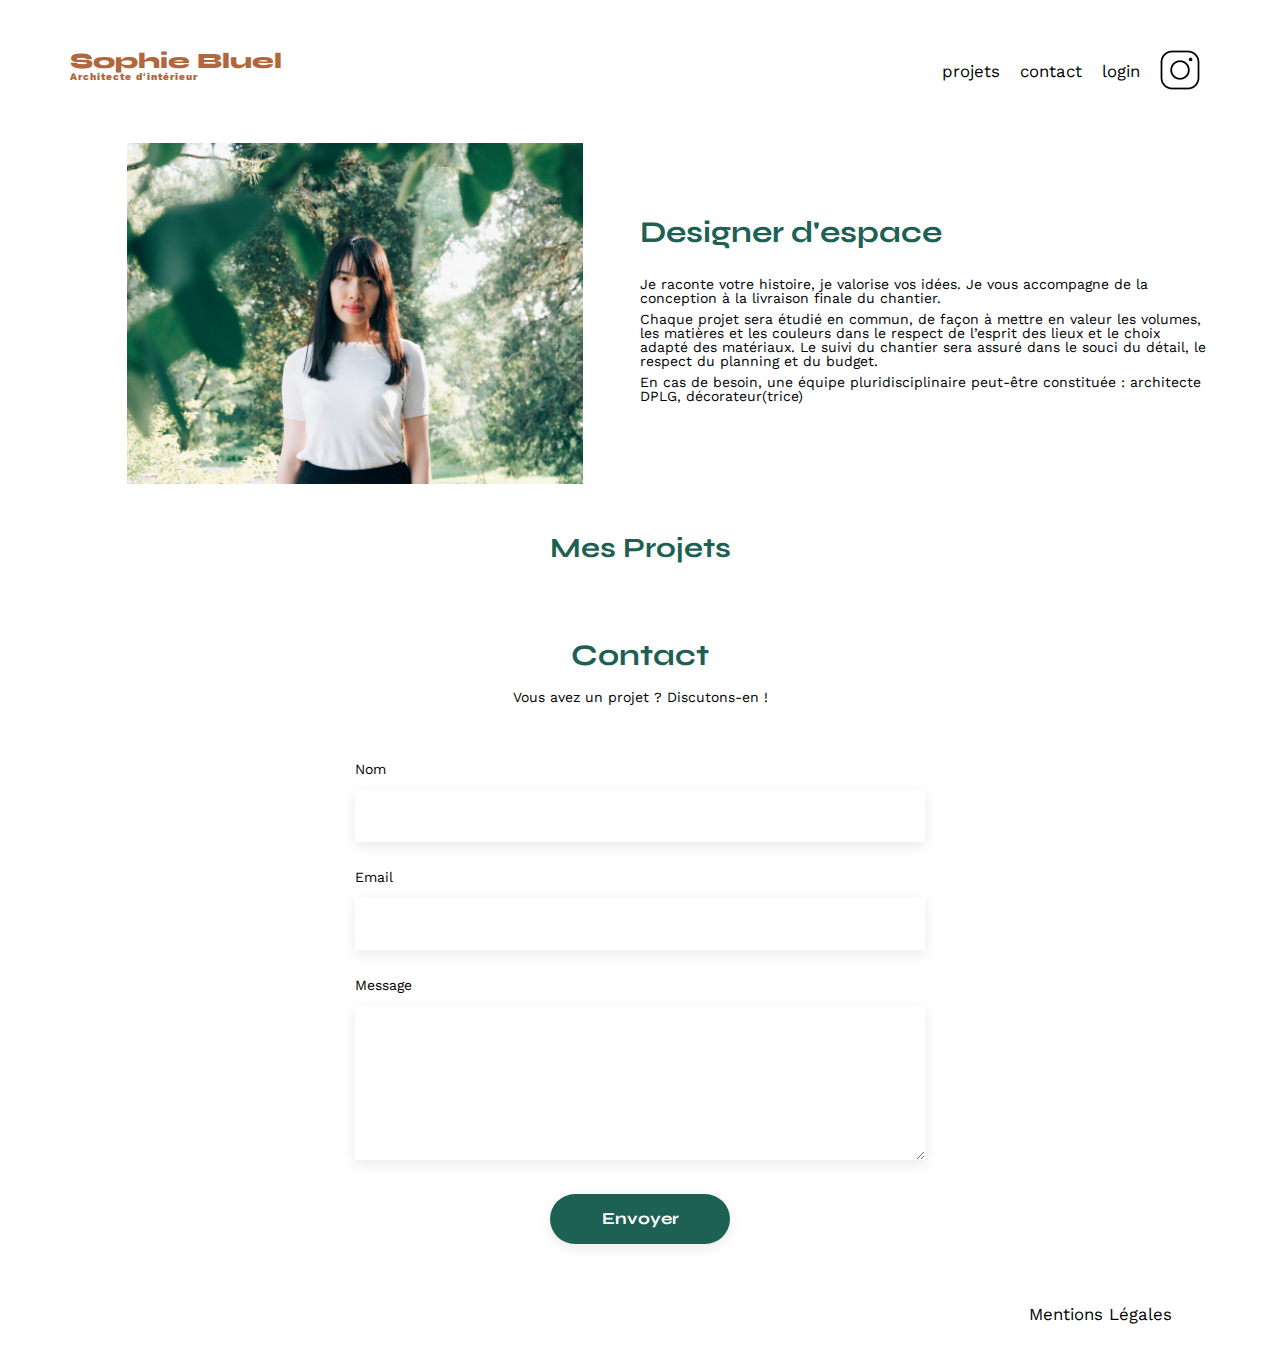
<file: FrontEnd/index.html>
<!DOCTYPE html>
<html lang="fr">
<head>
	<meta charset="UTF-8">
	<title>Sophie Bluel - Architecte d'intérieur</title>
	<meta name="viewport" content="width=device-width, initial-scale=1.0">
	<link rel="stylesheet" href="https://cdnjs.cloudflare.com/ajax/libs/font-awesome/6.0.0-beta3/css/all.min.css">
	<link rel="preconnect" href="https://fonts.googleapis.com">
	<link rel="preconnect" href="https://fonts.gstatic.com" crossorigin>
	<link href="https://fonts.googleapis.com/css2?family=Syne:wght@700;800&family=Work+Sans&display=swap" rel="stylesheet">
	<meta name="description" content="">
	<link rel="stylesheet" href="./assets/css/index.css">
</head>
<body>
<header>
	<div id="edition-mod">
		<i class="fa-regular fa-pen-to-square"></i>
		<p>Mode édition</p>
	</div>
	<div class="header-container">
		<h1>Sophie Bluel <span>Architecte d'intérieur</span></h1>
		<nav>
			<ul>
				<li>projets</li>
				<li>contact</li>
				<li id="login">login</li>
				<li><img src="./assets/icons/instagram.png" alt="Instagram"></li>
			</ul>
		</nav>
	</div>
</header>
<main>
	<section id="introduction">
		<figure>
			<img src="./assets/images/sophie-bluel.png" alt="">
		</figure>
		<article>
			<h2>Designer d'espace</h2>
			<p>Je raconte votre histoire, je valorise vos idées. Je vous accompagne de la conception à la livraison finale du chantier.</p>
			<p>Chaque projet sera étudié en commun, de façon à mettre en valeur les volumes, les matières et les couleurs dans le respect de l’esprit des lieux et le choix adapté des matériaux. Le suivi du chantier sera assuré dans le souci du détail, le respect du planning et du budget.</p>
			<p>En cas de besoin, une équipe pluridisciplinaire peut-être constituée : architecte DPLG, décorateur(trice)</p>
		</article>
	</section>

	<section id="portfolio">
		<div id="title-container">
			<h2>Mes Projets</h2>
			<div id="modifie-button">
				<i class="fa-regular fa-pen-to-square"></i>
				<p>modifier</p>
			</div>
		</div>
		<div class="filters"></div>
		<div class="gallery"></div>
	</section>
	<section id="contact">
		<h2>Contact</h2>
		<p>Vous avez un projet ? Discutons-en !</p>
		<form action="#" method="post">
			<label for="name">Nom</label>
			<input type="text" name="name" id="name">
			<label for="email">Email</label>
			<input type="email" name="email" id="email">
			<label for="message">Message</label>
			<textarea name="message" id="message" cols="30" rows="10"></textarea>
			<input type="submit" value="Envoyer">
		</form>
	</section>
</main>

<footer>
	<nav>
		<ul>
			<li>Mentions Légales</li>
		</ul>
	</nav>
</footer>
<script type="module" src="./assets/js/index.js"></script>
<script type="module" src="./assets/js/components/header.js"></script>

</body>
</html>
</file>
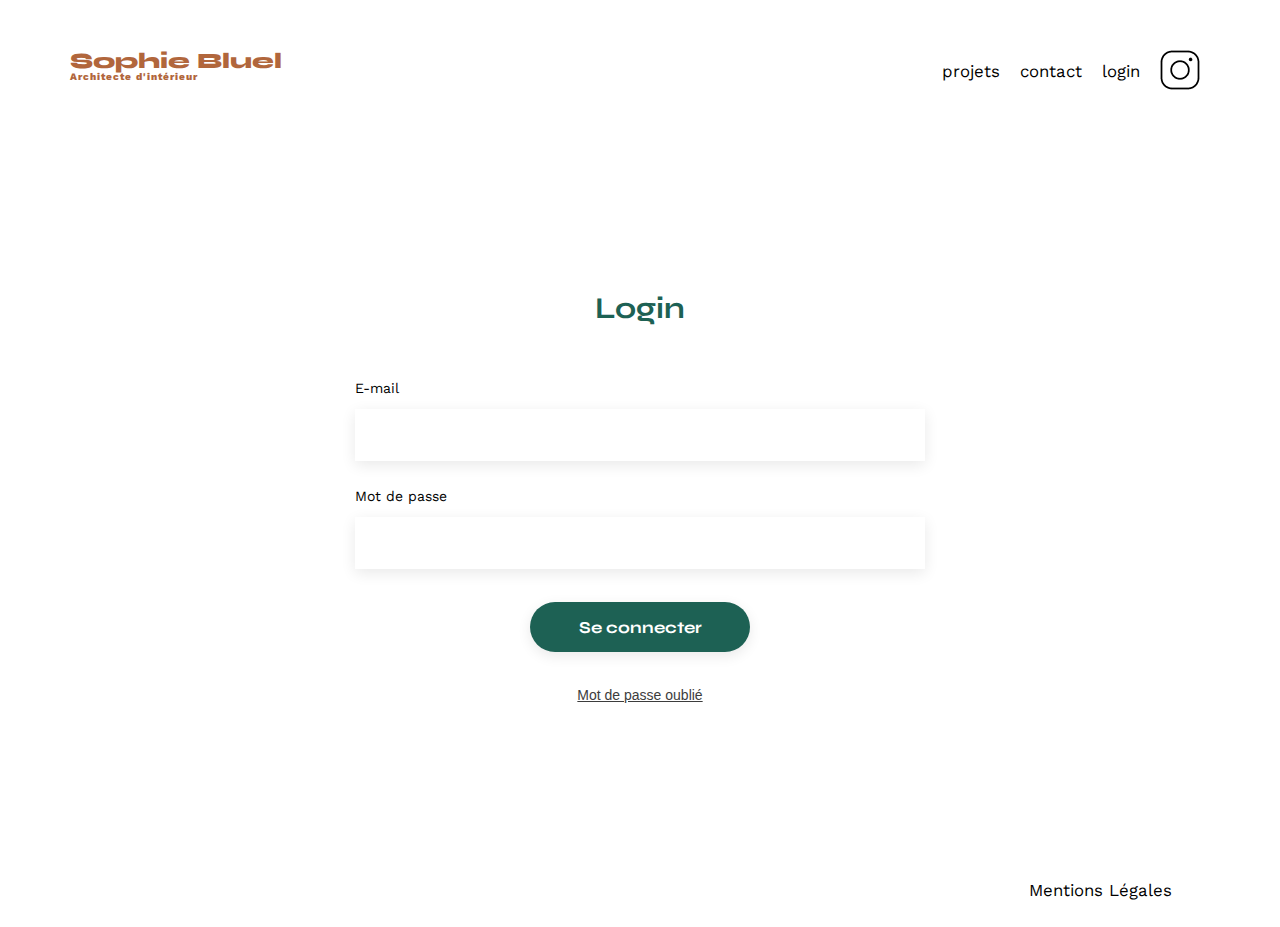
<file: FrontEnd/page/auth.html>
<!DOCTYPE html>
<html lang="fr">
<head>
	<meta charset="UTF-8">
	<title>Sophie Bluel - Architecte d'intérieur</title>
	<meta name="viewport" content="width=device-width, initial-scale=1.0">
	<link rel="preconnect" href="https://fonts.googleapis.com">
	<link rel="preconnect" href="https://fonts.gstatic.com" crossorigin>
	<link href="https://fonts.googleapis.com/css2?family=Syne:wght@700;800&family=Work+Sans&display=swap" rel="stylesheet">
	<meta name="description" content="">
	<link rel="stylesheet" href="./../assets/css/auth.css">
</head>
<body>
<header>
	<a href="./../index.html"><h1>Sophie Bluel <span>Architecte d'intérieur</span></h1><a href="./../index.html"></a>
	<nav>
		<ul>
			<li>projets</li>
			<li>contact</li>
			<li id="login fa-bold">login</li>
			<li><img src="./../assets/icons/instagram.png" alt="Instagram"></li>
		</ul>
	</nav>
</header>
<main>
    <section id="login-container">
        <h2 class="login-title">Login</h2>
		<h3 class="login-error"></h3>
        <form id="login-form">
            <label for="mail-input" class="login-label">E-mail</label>
            <input type="text" name="mail" id="login-mail">

            <label for="password-input" class="login-label">Mot de passe</label>
            <input type="password" name="password-input" id="login-password">

			<input type="submit" value="Se connecter">
            <button id="recovery-password">Mot de passe oublié</button>
        </form>
    </section>
</main>

<footer>
	<nav>
		<ul>
			<li>Mentions Légales</li>
		</ul>
	</nav>
</footer>
<script type="module" src="./../assets/js/auth.js"></script>
<script type="module" src="./../assets/js/components/header.js"></script>

</body>
</html>
</file>
<file: FrontEnd/assets/css/index.css>
/* http://meyerweb.com/eric/tools/css/reset/
   v2.0 | 20110126
   License: none (public domain)
*/

html, body, div, span, applet, object, iframe,
h1, h2, h3, h4, h5, h6, p, blockquote, pre,
a, abbr, acronym, address, big, cite, code,
del, dfn, em, img, ins, kbd, q, s, samp,
small, strike, strong, sub, sup, tt, var,
b, u, i, center,
dl, dt, dd, ol, ul, li,
fieldset, form, label, legend,
table, caption, tbody, tfoot, thead, tr, th, td,
article, aside, canvas, details, embed,
figure, figcaption, footer, header, hgroup,
menu, nav, output, ruby, section, summary,
time, mark, audio, video {
	margin: 0;
	padding: 0;
	border: 0;
	font-size: 100%;
	font: inherit;
	vertical-align: baseline;
}
/* HTML5 display-role reset for older browsers */
article, aside, details, figcaption, figure,
footer, header, hgroup, menu, nav, section {
	display: block;
}
body {
	line-height: 1;
}
ol, ul {
	list-style: none;
}
blockquote, q {
	quotes: none;
}
blockquote:before, blockquote:after,
q:before, q:after {
	content: '';
	content: none;
}
table {
	border-collapse: collapse;
	border-spacing: 0;
}
a{
	color: inherit;
    text-decoration: none;
}
/** end reset css**/
body {
	margin:auto;
	font-family: 'Work Sans' ;
	font-size: 14px;
}

header #edition-mod
{
	justify-content: center;
	align-items: center;
	display: flex;

	background-color: black;
	color: white;
	padding: 15px 0;
	width: 100%;
	gap: 5px;
}

header .header-container {
	max-width: 1140px;
	margin: auto;

	display: flex;
	justify-content: space-between;
	margin: 50px auto;
}

main, footer
{
	max-width: 1140px;
	margin:auto;
}

section {
	
	margin: 50px 0
}

h1{
	display: flex;
	flex-direction: column;
	font-family: 'Syne';
	font-size: 22px;
	font-weight: 800;
	color: #B1663C
}

h1 > span {
	font-family: 'Work Sans';
	font-size:10px;
	letter-spacing: 0.1em;
;
}

h2{
	font-family: 'Syne';
	font-weight: 700;
	font-size: 30px;
	color: #1D6154
}
nav ul {
	display: flex;
	align-items: center;
	list-style-type: none;

}
nav li {
	padding: 0 10px;
	font-size: 1.2em;
	cursor: pointer;
}

li:hover {
	color: #B1663C;
}
#introduction {
	display: flex;
	align-items: center;
}
#introduction figure {
	flex: 1
}
#introduction img {
	display: block;
	margin: auto;
	width: 80%;
}

#introduction article {
	flex: 1
}
#introduction h2 {
	margin-bottom: 1em;
}

#introduction p {
	margin-bottom: 0.5em;
}

#title-container {
    position: relative;
    text-align: center; /* centre le h2 */
    margin-top: 40px;
}

#title-container h2 {
    margin: 0;
    font-size: 2em;
    display: inline-block;
}

#modifie-button {
    position: absolute;
    top: 30%;
	    
	transform: translateY(-50%);
	left: calc(50% + 120px);

    display: flex;
    align-items: center;
    gap: 5px;
    font-size: 14px;
    cursor: pointer;
}

#portfolio h2 {
	text-align: center;
	margin-bottom: 1em;
	display: inline-block;
}
.gallery {
	width: 100%;
	display: grid;
	grid-template-columns: 1fr 1fr 1fr;
	grid-column-gap: 20px;
	grid-row-gap: 20px;
}

.filters
{
	text-align: center;
}

.filter
{
	border: #1D6154 solid 1px;
    background-color: transparent;
    border-radius: 100px;
    padding: 10px 15px;

	font-size: 16px;
	font-family: 'Syne';
	color: #1D6154;

	padding: 10px 20px;

	margin-right: 10px;
	margin-bottom: 30px;
}

.filter:hover , .active
{
	transition: 0.3s;
	background-color: #1D6154;
	color: white;
}

.gallery img {
	width: 100%;

}
#contact {
	width: 50%;
margin: auto;
}
#contact > * {
	text-align: center;

}
#contact h2{
	margin-bottom: 20px;
}
#contact form {
	text-align: left;
	margin-top:30px;
	display: flex;
	flex-direction: column;
}

#contact input {
	height: 50px;
	font-size: 1.2em;
	border: none;
	box-shadow: 0px 4px 14px rgba(0, 0, 0, 0.09);
}
#contact label {
	margin: 2em 0 1em 0;
}
#contact textarea {
	border: none;
	box-shadow: 0px 4px 14px rgba(0, 0, 0, 0.09);
}

input[type="submit"]{
	font-family: 'Syne';
	font-weight: 700;
	color: white;
	background-color: #1D6154;
	margin : 2em auto ;
	width: 180px;
	text-align: center;
	border-radius: 60px ;
}

footer nav ul {
	display: flex;
	justify-content: flex-end;
	margin: 2em
}

.overlay {
	position: fixed;
	top: -60px;
	left: 0;
	width: 100vw;
	height: 110vh;
	display: none;
	justify-content: center;
	align-items: center;
	text-align: center;
	background: rgba(0, 0, 0, 0.6);
	z-index: 1000;
  }
  
  .overlay-container {
	background: white;
	padding: 20px;
	border-radius: 10px;
	
	width: 40%;
  }

  .overlay-container .overlay-navigation
  {
	width: 95%;
	margin: 0 auto;
	display: flex;
	justify-content: space-between;
  }

  .overlay-container .overlay-navigation button
  {
	background: none;
	border: none;
	font-size: 17px;
  }

  .overlay-container .overlay-navigation button:hover
  {
	color: #464646;
	transition: 0.2s;
  }

  .overlay-container h2
  {
	font-family: 'Work Sans';
	font-weight: 400;
	font-size: 26px;
	color: #000000;

	margin: 50px auto;

  }

  .overlay-container .add-container {
    width: 70%;
    margin: 0 auto;
    display: block;
}

.overlay-container #errorMsg
{
	color: red;
	display: flex;
	justify-content: center;
	margin-bottom: 10px;
}

.overlay-container .add-container .image-selector {
    width: 100%;
    height: 170px;
    background-color: #E8F1F6;
    border-radius: 3px;
    margin-bottom: 20px;
}

.overlay-container .add-container .image-selector .selector {
    width: 35%;
    height: 170px;
    margin: 0 auto;
	display: flex;
	flex-direction: column;
	justify-content: center;
	gap: 10px;
}

.overlay-container .add-container .image-selector .selector i
{
	width: 100%;
	font-size: 65px;
	color: #B9C5CC;
}

.overlay-container .add-container .image-selector .selector button
{
	width: 100%;
	height: 36px;
	border: none;
	background-color: #CBD6DC;
	font-family: 'Work Sans';
	color: #306685;
	font-family: 14px;
	font-weight: 500;
	border-radius: 50px;
}

.overlay-container .add-container .image-selector .selector button:hover
{
	background-color: #b3bdc2;
	transition: 0.3s;
}

.overlay-container .add-container .image-selector .selector p
{
	font-family: 'Work Sans';
	color: #444444;
	font-size: 10px;
}

.overlay-container .add-container .input-container 
{
    border-radius: 4px;
}

.overlay-container .add-container .input-container > div {
    margin-bottom: 15px;
}

.overlay-container .add-container .input-container label {
    display: block;
    margin-bottom: 10px;
	text-align: start;
	color: #3D3D3D;
}

.overlay-container .add-container .input-container input
{
    width: 100%;
    padding: 8px;
    box-sizing: border-box;

	height: 50px;
	font-size: 1.2em;
	border: none;
	box-shadow: 0px 4px 14px rgba(0, 0, 0, 0.09);
	font-family: 'Work Sans';
	font-weight: 400;
	padding: 0 20px;
	color: #444444;
}
.overlay-container .add-container .input-container select 
{
	appearance: none;
    background-color: white;
	width: 100%;
	height: 50px;
    font-size: 1.2em;
    border: none;
    box-sizing: border-box;
    box-shadow: 0px 4px 14px rgba(0, 0, 0, 0.09);
    border-radius: 4px;
	font-family: 'Work Sans';
	padding: 0 20px;
	color: #444444;
	font-weight: 400;

	background-image: url("[data-uri]");
	background-position: right 20px center;
	background-repeat: no-repeat;
	background-size: 10px;
}
.overlay-container .overlay-gallery {
	width: 70%;
	margin: 0 auto;
	display: grid;

	gap: 10px;
	grid-template-columns: repeat(5, 1fr);
}

.overlay-container .overlay-gallery img
{
	width: 100%;
	display: block;
	object-fit: cover; 
	margin-bottom: 10px;
}

.overlay-container .overlay-gallery button
{
	position: absolute;
	color: white;
	background-color: #000000;
	border: none;
	border-radius: 5px;
	padding: 5px;
	margin-top: 5px;
	margin-left: 62px;

	display: flex;
	justify-content: center;
	align-items: center;
}

.overlay-container .overlay-gallery button:hover
{
	background-color: #3a3a3a;
	transition: 0.2s;
}

.overlay-container .underline
{
	width: 70%;
	height: 2px;
	background-color: #B3B3B3;
	margin: 50px auto 40px auto;
}

.overlay-container .add-picture
{
	font-family: 'Syne';
	font-weight: 700;
	color: white;
	background-color: #1D6154;
	width: 35%;
	height: 40px;
	text-align: center;
	border-radius: 60px ;
	border: none;
}

.overlay-container .add-picture:hover
{
	background-color: #319784;
	transition: 0.3s;
}
</file>
<file: FrontEnd/assets/css/auth.css>
/* http://meyerweb.com/eric/tools/css/reset/
   v2.0 | 20110126
   License: none (public domain)
*/

html, body, div, span, applet, object, iframe,
h1, h2, h3, h4, h5, h6, p, blockquote, pre,
a, abbr, acronym, address, big, cite, code,
del, dfn, em, img, ins, kbd, q, s, samp,
small, strike, strong, sub, sup, tt, var,
b, u, i, center,
dl, dt, dd, ol, ul, li,
fieldset, form, label, legend,
table, caption, tbody, tfoot, thead, tr, th, td,
article, aside, canvas, details, embed,
figure, figcaption, footer, header, hgroup,
menu, nav, output, ruby, section, summary,
time, mark, audio, video {
	margin: 0;
	padding: 0;
	border: 0;
	font-size: 100%;
	font: inherit;
	vertical-align: baseline;
}
/* HTML5 display-role reset for older browsers */
article, aside, details, figcaption, figure,
footer, header, hgroup, menu, nav, section {
	display: block;
}
body {
	line-height: 1;
}
ol, ul {
	list-style: none;
}
blockquote, q {
	quotes: none;
}
blockquote:before, blockquote:after,
q:before, q:after {
	content: '';
	content: none;
}
table {
	border-collapse: collapse;
	border-spacing: 0;
}
a{
	color: inherit;
    text-decoration: none;
}
/** end reset css**/
body {
	max-width: 1140px;
	margin:auto;
	font-family: 'Work Sans' ;
	font-size: 14px;
}
header {
	display: flex;
	justify-content: space-between;
	margin: 50px 0
}
section {
	margin: 50px 0
}

h1{
	display: flex;
	flex-direction: column;
	font-family: 'Syne';
	font-size: 22px;
	font-weight: 800;
	color: #B1663C
}

h1 > span {
	font-family: 'Work Sans';
	font-size:10px;
	letter-spacing: 0.1em;
;
}

h2{
	font-family: 'Syne';
	font-weight: 700;
	font-size: 30px;
	color: #1D6154
}
nav ul {
	display: flex;
	align-items: center;
	list-style-type: none;

}
nav li {
	padding: 0 10px;
	font-size: 1.2em;
	cursor: pointer;
}

li:hover {
	color: #B1663C;
}

#login-container {
	width: 50%;
    padding: 150px 0;
    margin: auto;
}
#login-container > * {
	text-align: center;
}

#login-container h1
{
    font-size: 30px;
    font-weight: 700;
}

#login-container h2{
	margin-bottom: 20px;
}
#login-container form {
	text-align: left;
	margin-top:30px;
	display: flex;
	flex-direction: column;
}

#login-container input {
	height: 50px;
	font-size: 1.2em;
	border: none;
	box-shadow: 0px 4px 14px rgba(0, 0, 0, 0.09);
}
#login-container label {
	margin: 2em 0 1em 0;
    font-size: 14px;
}

input[type="submit"]{
	font-family: 'Syne';
	font-weight: 700;
	color: white;
	background-color: #1D6154;
	margin : 2em auto ;
	width: 220px;
	text-align: center;
	border-radius: 60px ;
}

#login-container #recovery-password
{
    background-color: transparent;
    border: none;
    font-size: 14px;
    text-decoration: underline;
    color: #3D3D3D;
}

footer nav ul {
	display: flex;
	justify-content: flex-end;
	margin: 2em
}
</file>
